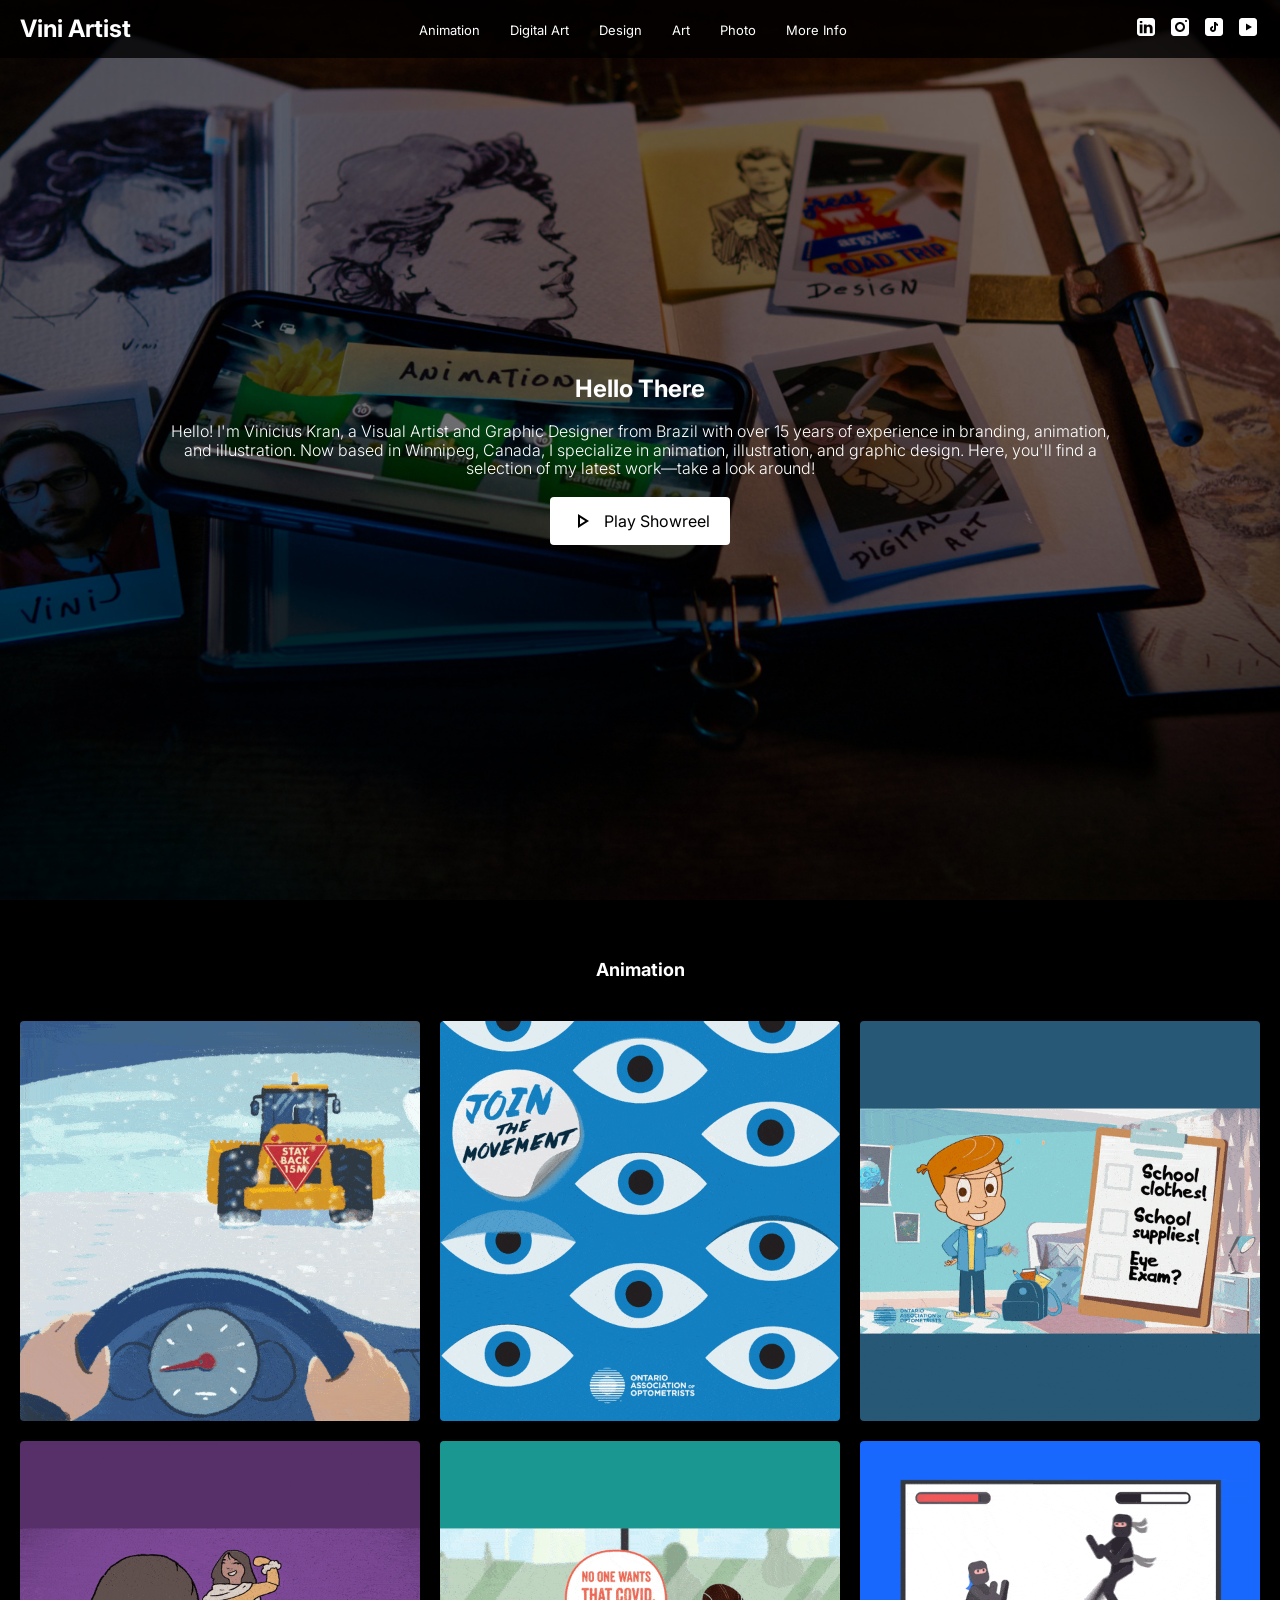
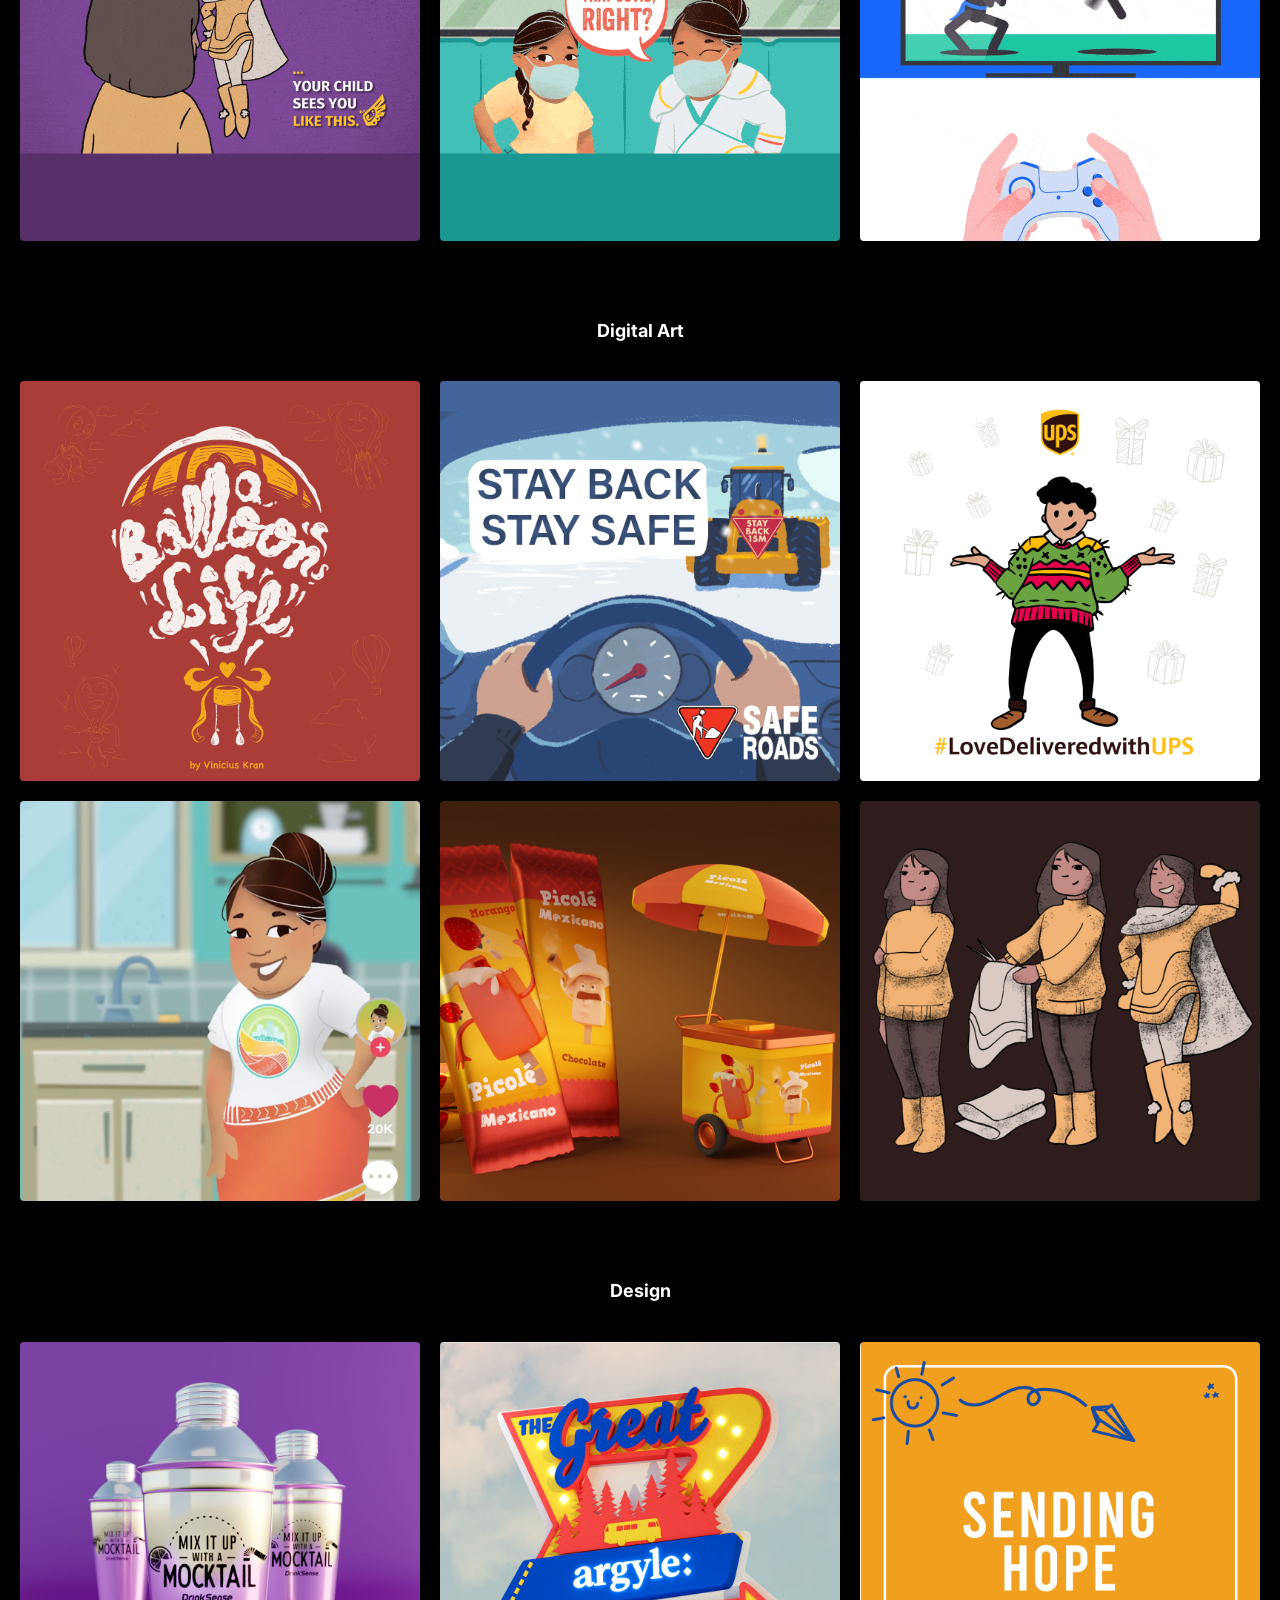
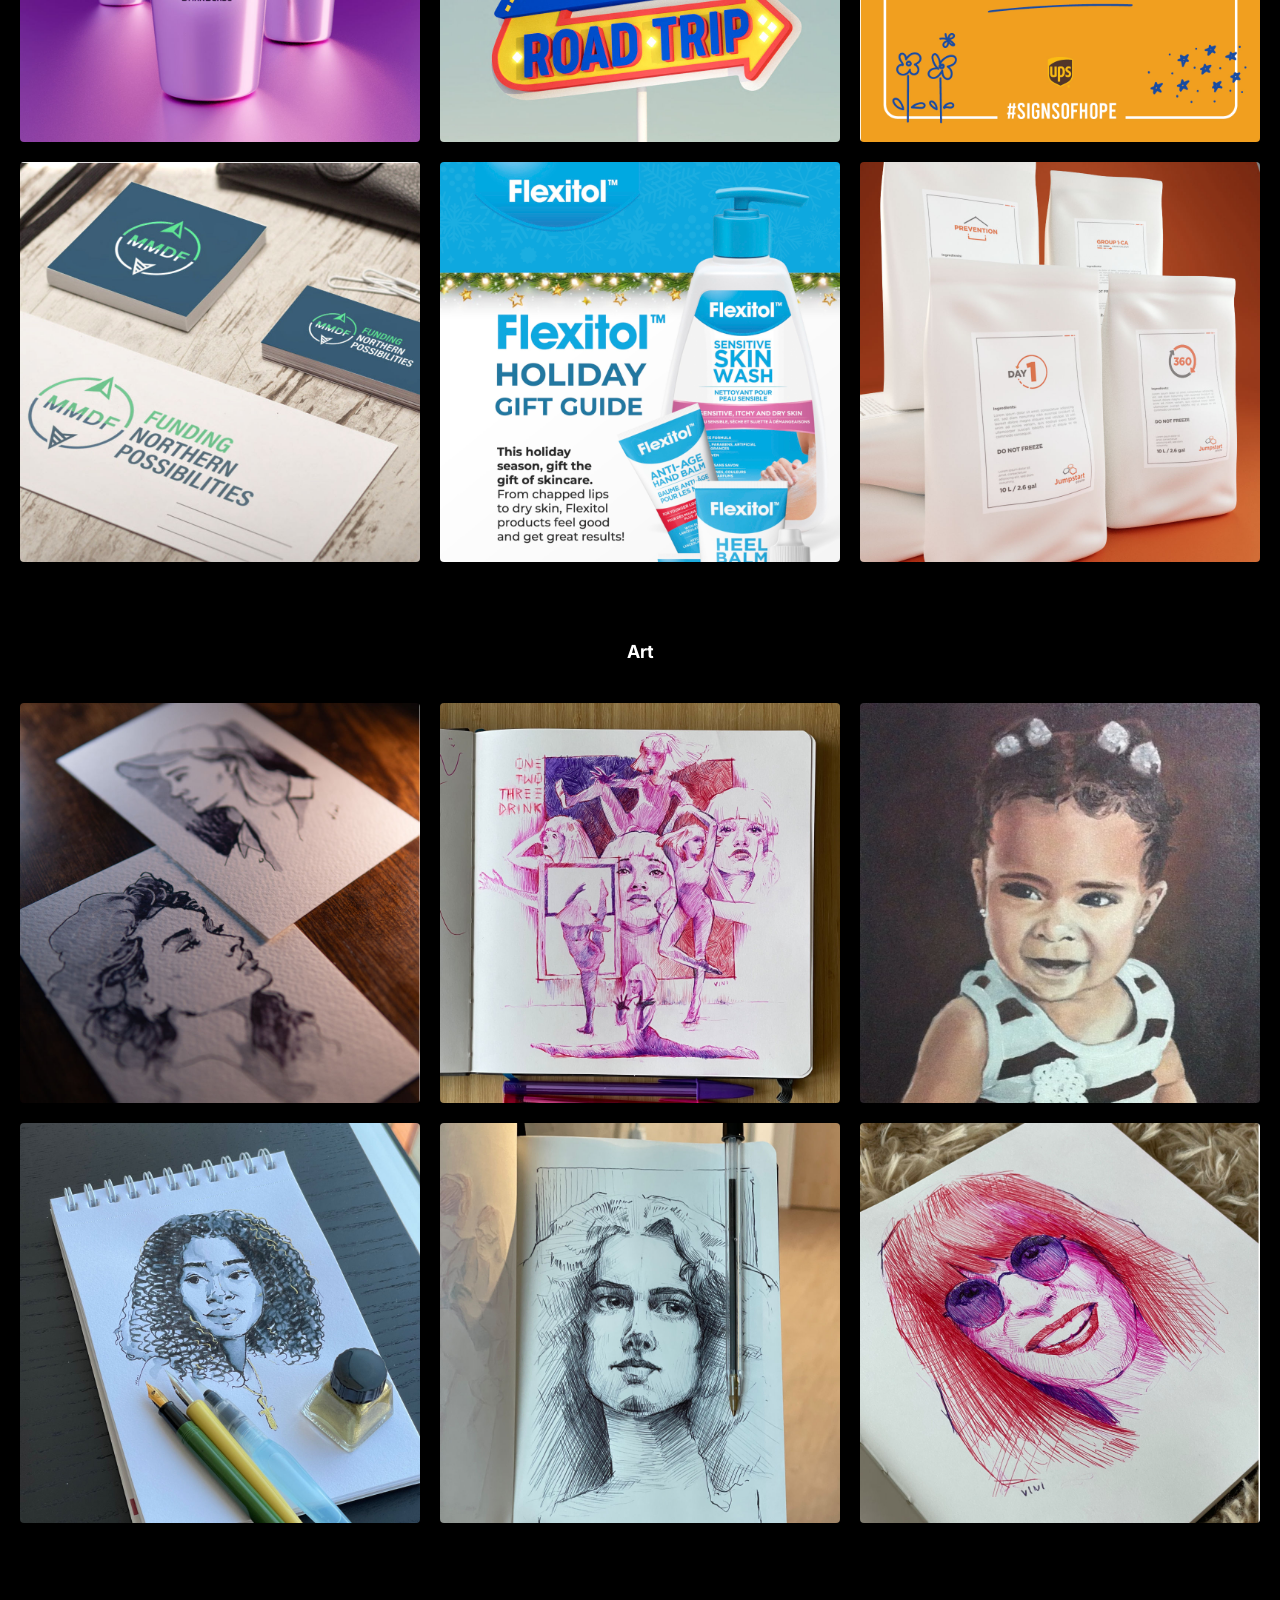
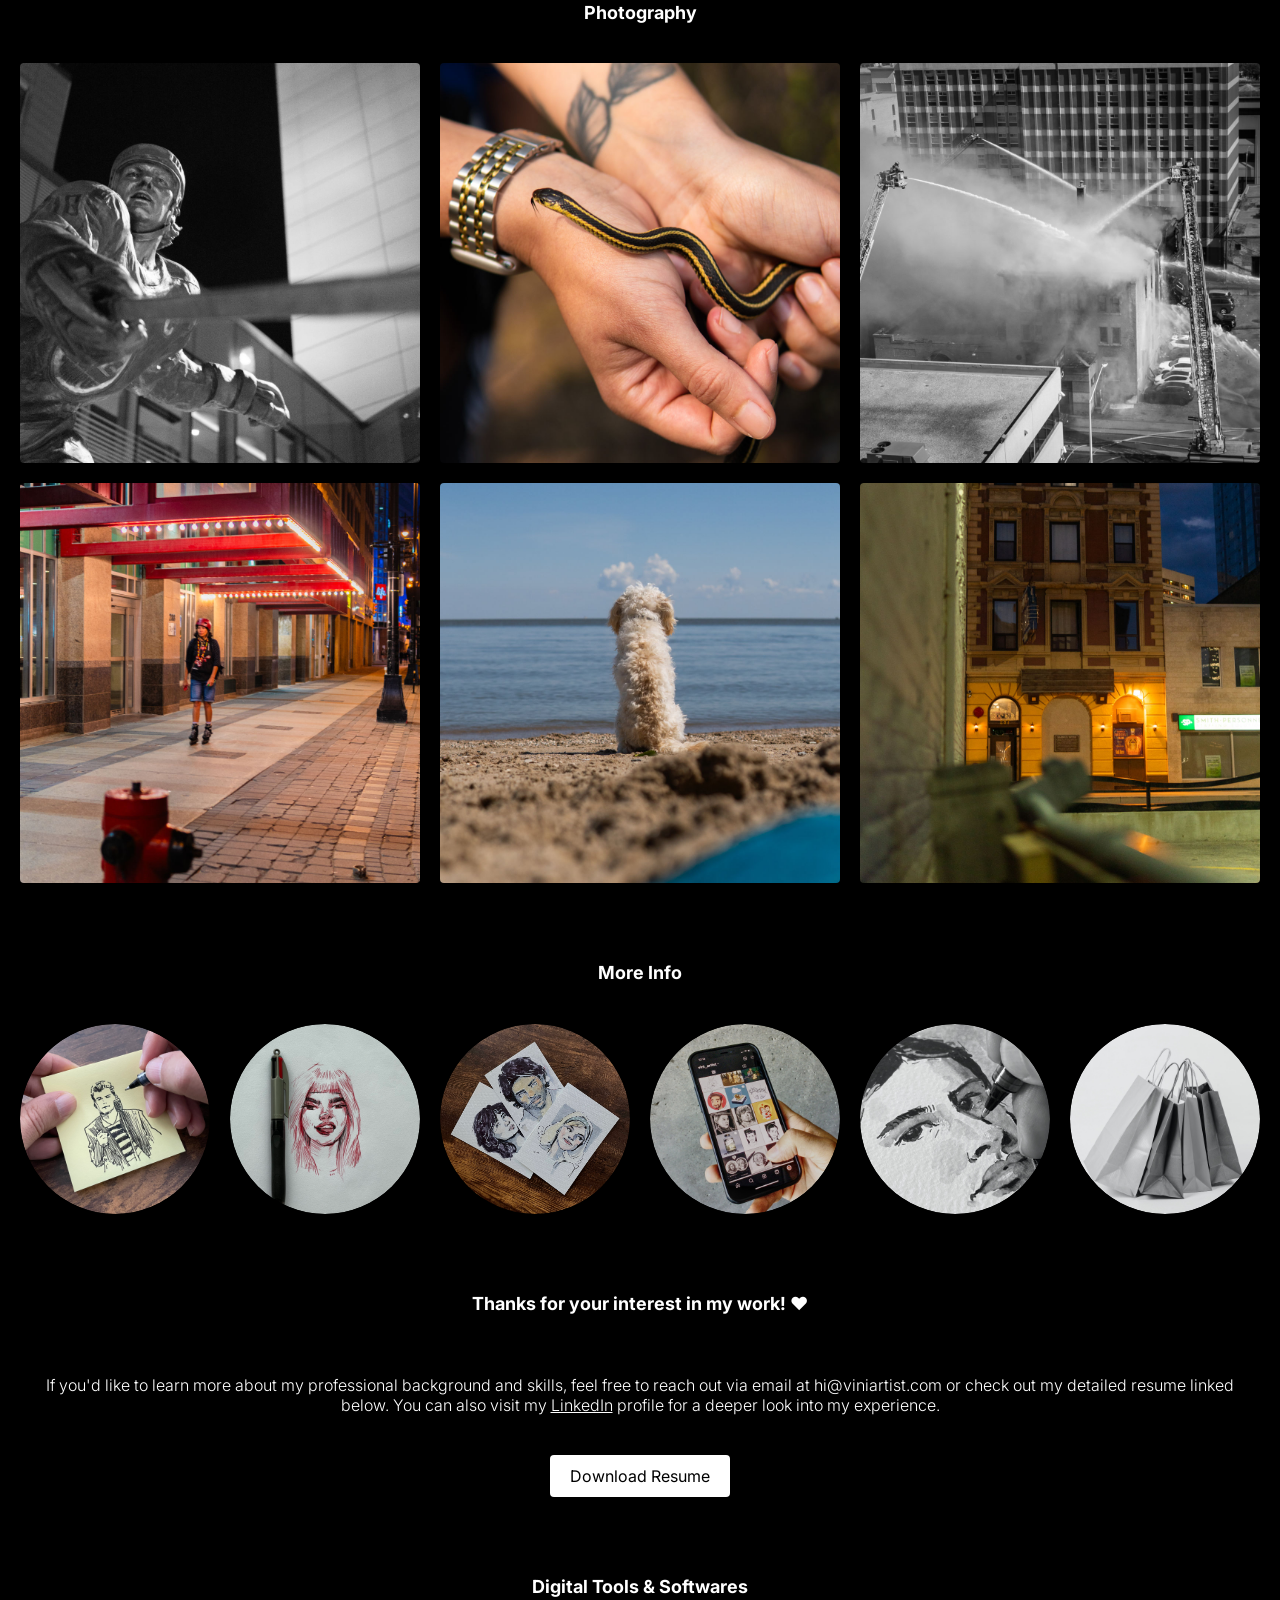
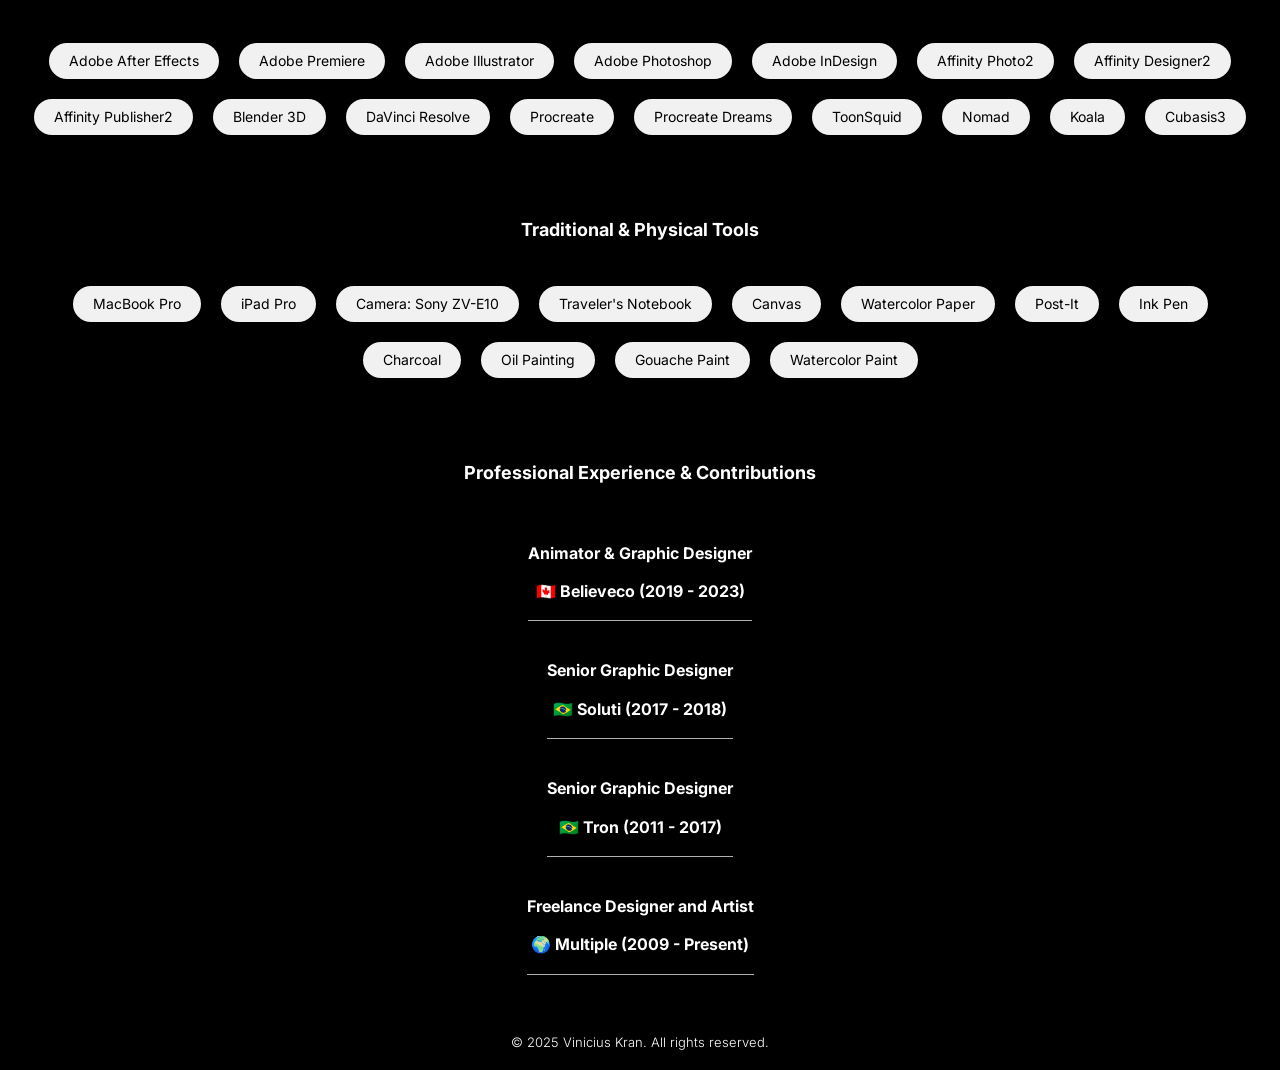
<file: index.html>
<!DOCTYPE html>
<html lang="en">

<head>
    
  <meta charset="utf-8">
  <meta name="viewport" content="width=device-width, initial-scale=1">
  <title>Vini Artist</title>
  <link rel="preconnect" href="https://fonts.googleapis.com"> 
  <link rel="preconnect" href="https://fonts.gstatic.com" crossorigin> 
  <link href="https://fonts.googleapis.com/css2?family=Inter:wght@500&display=swap" rel="stylesheet">
  <link rel="stylesheet" href="css/style.css">
  <link rel="stylesheet" href="css/lightbox.css">
    
    <!-- Material Design Icons -->
    <link href="https://fonts.googleapis.com/css2?family=Material+Symbols+Outlined" rel="stylesheet" />
    
    <!-- Favicon -->
    <link rel="icon" href="img/favicon.ico" type="image/x-icon">
  

</head>

<body>

    <nav class="navbar">
        <a href="#" class="logo top-link" id="topLink">Vini Artist</a>
        <ul class="nav-links">
            <li><a href="#animation">Animation</a></li>
            <li><a href="#digital-art">Digital Art</a></li>
            <li><a href="#design">Design</a></li>
            <li><a href="#art">Art</a></li>
            <li><a href="#photo">Photo</a></li>
            <li><a href="#more-info">More Info</a></li>
        </ul>    

         <!-- social links -->
          
        <ul class="social-links">
            <li class="social"><a href="https://ca.linkedin.com/in/viniciuskran" target="_blank"><img src="img/icons/icons8-in-48.svg" alt="Contact"></a></li>
            <li class="social"><a href="https://www.instagram.com/vini_artist/" target="_blank"><img src="img/icons/icons8-instagram-24.svg" alt="Contact"></a></li>
            <li class="social"><a href="https://www.tiktok.com/@vini_artist_" target="_blank"><img src="img/icons/icons8-tiktok-24.svg" alt="Contact"></a></li>
            <li class="social"><a href="https://www.youtube.com/@vini_artist" target="_blank"><img src="img/icons/icons8-youtube-24.svg" alt="Contact"></a></li>
        </ul>
        <div class="hamburger">&#9776;</div>
    </nav>

    <!-- Main banner / header -->

    <div class="banner-home">
        <div class="banner-info">
            
            <h1>Hello There</h1>

            <p>
                Hello! I'm Vinicius Kran, a Visual Artist and Graphic Designer from Brazil with over 15 years of experience in branding, animation, and illustration. Now based in Winnipeg, Canada, I specialize in animation, illustration, and graphic design. Here, you'll find a selection of my latest work—take a look around!
            </p>

            <button class="cta-showheel" id="openModalBtn">
                <span class="material-symbols-outlined">
                    play_arrow
                    </span>
                Play Showreel
            </button>

        </div>
    </div>

    <!-- Modal -->
    <div id="videoModal" class="modal">
        <div class="modal-content">
            <span class="close">&times;</span>
            <div class="video-container">
                <iframe id="videoFrame" 
                    src="https://player.vimeo.com/video/879183810?badge=0&amp;autopause=0&amp;player_id=0&amp;app_id=58479" 
                    frameborder="0" 
                    allow="autoplay; fullscreen; picture-in-picture; clipboard-write; encrypted-media" 
                    allowfullscreen 
                    title="2023 Animation Showreel">
                </iframe>
            </div>
        </div>
    </div>


    <section class="gallery" id="animation">
        <h2>Animation</h2>
            <!-- <hr class="divider"> -->
        <div class="grid-container"></div>

        <div class="grid-container">
            <div class="grid-item">
                <img src="img/animation/port5ok.gif" alt="Artwork 1">
                
                <!-- Optional tittle and description. -->
                
                <!-- <h3>Project tittle</h3>
                <p class="item-description">Lorem Ipsum dolor sit amet.</p> -->
                
            </div>
            <div class="grid-item">
                <img src="img/animation/port3ok.gif" alt="Artwork 2"> 
            </div>
            <div class="grid-item">
                <img src="img/animation/port6ok.gif" alt="Artwork 3">
            </div>
            <div class="grid-item">
                <img src="img/animation/port1ok.gif" alt="Artwork 4">
            </div>
            <div class="grid-item">
                <img src="img/animation/port2ok.gif" alt="Artwork 5">
            </div>
            <div class="grid-item">
                <img src="img/animation/port4ok.gif" alt="Artwork 6">
            </div>            
        </div>
    </section>

    <section class="gallery" id="digital-art">
        <h2>Digital Art</h2>
        <!-- <hr class="divider"> -->
        <div class="grid-container"></div>

        <div class="grid-container">

            <div class="grid-item">

                <!-- Optional tittle and description. -->
                
                <!-- <h3>Project tittle</h3>
                <p class="item-description">Lorem Ipsum dolor sit amet.</p> -->

                <img src="img/digitalart/ballonslife.jpg" alt="Artwork 1">
            </div>
            <div class="grid-item">
                <img src="img/digitalart/saferoadsjpg.jpg" alt="Artwork 2">
            </div>
            <div class="grid-item">
                <img src="img/digitalart/ups.png" alt="Artwork 3">
            </div>
            <div class="grid-item">
                <img src="img/digitalart/antie.jpg" alt="Artwork 4">
            </div>
            <div class="grid-item">
                <img src="img/digitalart/picole1x1.jpg" alt="Artwork 5">
            </div>
            <div class="grid-item">
                <img src="img/digitalart/girl.jpg" alt="Artwork 6">
            </div>
            
            
        </div>
    </section>

    <section class="gallery" id="design">
        <h2>Design</h2>
        <!-- <hr class="divider"> -->
        <div class="grid-container"></div>

        <div class="grid-container">

            <div class="grid-item">

                <!-- Optional tittle and description. -->
                
                <!-- <h3>Project tittle</h3>
                <p class="item-description">Lorem Ipsum dolor sit amet.</p> -->

                <img src="img/design/mix1x1.jpg" alt="Artwork 1">
            </div>
            <div class="grid-item">
                <img src="img/design/great1x1.jpg" alt="Artwork 2">
            </div>
            <div class="grid-item">
                <img src="img/design/upshope.jpg" alt="Artwork 3">
            </div>
            <div class="grid-item">
                <img src="img/design/mmdf1x1.jpg" alt="Artwork 4">
            </div>
            <div class="grid-item">
                <img src="img/design/flexitol1x1.jpg" alt="Artwork 5">
            </div>
            <div class="grid-item">
                <img src="img/design/day1x1.jpg" alt="Artwork 6">
            </div>
            
            
        </div>
    </section>

    <section class="gallery" id="art">
        <h2>Art</h2>
        <!-- <hr class="divider"> -->
        <div class="grid-container"></div>

        <div class="grid-container">

            <div class="grid-item">

                <!-- Optional tittle and description. -->
                
                <!-- <h3>Project tittle</h3>
                <p class="item-description">Lorem Ipsum dolor sit amet.</p> -->

                <img src="img/fineart/card.jpg" alt="Artwork 1">
            </div>
            <div class="grid-item">
                <img src="img/fineart/drraw.jpg" alt="Artwork 2">
            </div>
            <div class="grid-item">
                <img src="img/fineart/oil.jpg" alt="Artwork 3">
            </div>
            <div class="grid-item">
                <img src="img/fineart/ink.jpg" alt="Artwork 4">
            </div>
            <div class="grid-item">
                <img src="img/fineart/pen.jpg" alt="Artwork 5">
            </div>
            <div class="grid-item">
                <img src="img/fineart/rita.jpg" alt="Artwork 6">
            </div>
            
            
        </div>
    </section>

    <section class="gallery" id="photo">
        <h2>Photography</h2>
        <!-- <hr class="divider"> -->
        <div class="grid-container"></div>

        <div class="grid-container">

            <div class="grid-item">

                <!-- Optional tittle and description. -->
                
                <!-- <h3>Project tittle</h3>
                <p class="item-description">Lorem Ipsum dolor sit amet.</p> -->
                <img src="img/photo/player1x1.jpg" alt="Artwork 1">
            </div>
            <div class="grid-item">
                <img src="img/photo/snake1x1.jpg" alt="Artwork 2">
            </div>
            <div class="grid-item">
                <img src="img/photo/fire1x1.jpg" alt="Artwork 3">
            </div>
            <div class="grid-item">
                <img src="img/photo/city1x1.jpg" alt="Artwork 4">
            </div>
            <div class="grid-item">
                <img src="img/photo/dog1x1.jpg" alt="Artwork 5">
            </div>
            <div class="grid-item">
                <img src="img/photo/hotel1x1.jpg" alt="Artwork 6">
            </div>
            
            
        </div>
    </section>

        <section class="more-info-section" id="more-info">
            <h2>More Info</h2>
            <div class="responsive-grid-container">
                <div class="responsive-grid-item">
                    <img src="img/projects/post.jpg" alt="Twitter" class="rounded-image">
                    <div class="overlay"></div>
                    <a href="https://twitter.com/vini_artist" target="_blank">
                        <div class="hover-text">Post-it Doodling <br> <span id="sub">Twitter / X</span></div>
                    </a>
                </div>
                <div class="responsive-grid-item">
                    <img src="img/projects/pens.jpg" alt="Tiktok" class="rounded-image">
                    <div class="overlay"></div>
                    <a href="https://www.tiktok.com/@vini_artist_" target="_blank">
                    <div class="hover-text">Sketchbook Drawing <br> <span id="sub">TikTok</span></div>
                    </a>
                </div>
                <div class="responsive-grid-item">
                    <img src="img/projects/club.jpg" alt="YouTube" class="rounded-image">
                    <div class="overlay"></div>
                    <a href="https://www.youtube.com/@vini_artist" target="_blank">
                    <div class="hover-text">Nigh drawing club <br> <span id="sub">YouTube</span></div>
                    </a>
                </div>
                <div class="responsive-grid-item">
                    <img src="img/projects/instagram.jpg" alt="Instagram" class="rounded-image">
                    <div class="overlay"></div>
                    <a href="https://www.instagram.com/vini_artist/" target="_blank">
                    <div class="hover-text">Instagram <br> <span id="sub">Headquarters</span></div>
                    </a>
                </div>
                <div class="responsive-grid-item">
                    <img src="img/projects/class.jpg" alt="Responsive Image 5" class="rounded-image">
                    <div class="overlay"></div>
                    <a href="#" target="_blank">
                    <div class="hover-text">Drawing Classes <br><span id="sub">Coming Soon</span></div>
                    </a>
                </div>
                <div class="responsive-grid-item">
                    <img src="img/projects/shop.jpg" alt="Responsive Image 6" class="rounded-image">
                    <div class="overlay"></div>
                    <a href="#" target="_blank">
                    <div class="hover-text">Store <br><span id="sub">Coming Soon</span></div>
                    </a>
                </div>
            </div>
        </section>

        <!-- Repeat for other items -->

    <section class="more-info" id="">
        <h2>Thanks for your interest in my work! ❤️</h2>
            <p class="contact">
                If you'd like to learn more about my professional background and skills, feel free to reach out via email at 
                <a href="mailto:hi@viniartist.com" target="_blank">hi@viniartist.com</a> or check out my detailed resume linked below.  
                You can also visit my <a style="text-decoration: underline;" href="https://ca.linkedin.com/in/viniciuskran" target="_blank">LinkedIn</a> profile for a deeper look into my experience.
             </p>


        <button class="cta-resume">
            <a href="https://viniartist.com/img/vinicius_kran_resume_v.pdf" target="_blank">Download Resume</a>
        </button>
    </section>

<!-- Skills & Tools -->

    <section class="chips-section">
        <h2>Digital Tools & Softwares</h2>
        <div class="chips-container">
            <div class="chip">Adobe After Effects</div>
            <div class="chip">Adobe Premiere</div>
            <div class="chip">Adobe Illustrator</div>
            <div class="chip">Adobe Photoshop</div>
            <div class="chip">Adobe InDesign</div>
            <div class="chip">Affinity Photo2</div>
            <div class="chip">Affinity Designer2</div>
            <div class="chip">Affinity Publisher2</div>
            <div class="chip">Blender 3D</div>
            <div class="chip">DaVinci Resolve</div>
            <div class="chip">Procreate</div>
            <div class="chip">Procreate Dreams</div>
            <div class="chip">ToonSquid</div>
            <div class="chip">Nomad</div>
            <div class="chip">Koala</div>
            <div class="chip">Cubasis3</div>
        </div>
    </section>

    <section class="chips-section">
        <h2>Traditional & Physical Tools</h2>
        <div class="chips-container">
            <div class="chip">MacBook Pro</div>
            <div class="chip">iPad Pro</div>
            <div class="chip">Camera: Sony ZV-E10</div>
            <div class="chip">Traveler's Notebook</div>
            <div class="chip">Canvas</div>
            <div class="chip">Watercolor Paper</div>
            <div class="chip">Post-It</div>
            <div class="chip">Ink Pen</div>
            <div class="chip">Charcoal</div>
            <div class="chip">Oil Painting</div>
            <div class="chip">Gouache Paint</div>
            <div class="chip">Watercolor Paint</div>
            
        </div>
    </section>

    <section class="more-info">
        <h2>Professional Experience & Contributions</h2>
        <div class="info-item">
            <h3>Animator & Graphic Designer</h3>
            <h4>🇨🇦 Believeco (2019 - 2023)</h4>
            <hr class="divider">
        </div>
        <div class="info-item">
            <h3>Senior Graphic Designer</h3>
            <h4>🇧🇷 Soluti (2017 - 2018)</h4>
            <hr class="divider">
        </div>
        <div class="info-item">
            <h3>Senior Graphic Designer</h3>
            <h4>🇧🇷 Tron (2011 - 2017)</h4>
            <hr class="divider">
        </div>
        <div class="info-item">
            <h3>Freelance Designer and Artist</h3>
            <h4>🌍 Multiple (2009 - Present)</h4>
            <hr class="divider">
        </div>
    </section>


<!-- Footer -->

    <footer class="footer">
        <p>&copy; 2025 Vinicius Kran. All rights reserved.</p>
    </footer>

<!-- scripts -->
  
    <script src="js/scripts.js"></script>
    <script src="js/lightbox-plus-jquery.min.js"></script>

    <!-- responsive navbar -->
     <script>
        const hamburger = document.querySelector(".hamburger");
        const navLinks = document.querySelector(".nav-links");

        hamburger.addEventListener("click", () => {
            navLinks.classList.toggle("show");
        });
     </script>

     <!--smooth scroll  -->

    <script>
        document.querySelectorAll('a[href^="#"]').forEach(anchor => {
            anchor.addEventListener('click', function(e) {
                e.preventDefault();
                document.querySelector(this.getAttribute('href')).scrollIntoView({
                    behavior: 'smooth'
                });
            });
        });
    </script>

    <script>
            topLink.addEventListener("click", function (event) {
                event.preventDefault();
                window.scrollTo({
                    top: 0,
                    behavior: "smooth"
                });
            })
    </script>

    <!-- Video modal script -->

    <script>
        const modal = document.getElementById("videoModal");
        const openModalBtn = document.getElementById("openModalBtn");
        const closeModalBtn = document.querySelector(".close");
        const videoFrame = document.getElementById("videoFrame");

        openModalBtn.addEventListener("click", () => {
            modal.style.display = "flex";
        });

        closeModalBtn.addEventListener("click", () => {
            modal.style.display = "none";
            stopVideo();
        });

        window.addEventListener("click", (e) => {
            if (e.target === modal) {
                modal.style.display = "none";
                stopVideo();
            }
        });

        function stopVideo() {
            videoFrame.src = videoFrame.src; // Reset src to stop video playback
        }
    </script>

</body>

</html>
</file>
<file: css/style.css>
/* overflow: auto to parent element to work on firefox */

@import "normalize.css";
*{
  margin: 0;
  padding: 0;
  box-sizing: border-box;
}

html {
  scroll-behavior: smooth;
}

body {
  background-color: black;
  font-family: "Inter",Arial, Helvetica, sans-serif;
}

header {
  background-color: rgba(0, 0, 0, 0.5); /* Adjust the opacity as needed */
  position: fixed;
  top: 0px;
  width: 100%;

  z-index: 9998;
}

h1 {
  color: white;
  text-align: center;
  margin-top: 20px;
  margin-bottom: 20px;
  font-size: x-large;
}

h2 {
  color: white;
  text-align: center;
  margin-top: 20px;
  margin-bottom: 20px;
  font-size:large;
  padding-top: 20px;
  padding-bottom: 20px;
}

h3 {
  color: white;
  text-align: center;
  margin-top: 20px;
  margin-bottom: 20px;
  font-size: medium;
}

h4 {
  color: white;
  text-align: center;
  font-size: medium;
}

p {
  font-size: medium;
  color: white;
  text-align: center;
  font-weight: 300;
}

a {
  color: white;
  text-decoration: none;
}

/* Navbar */

.navbar {
  display: flex;
  justify-content: space-between;
  align-items: center;
  padding: 15px 20px;
  z-index: 9999;
  position: fixed;
  top: 0;
  width: 100%;
  background-color: rgba(0, 0, 0, 0.8);
}

.navbar .logo {
  color: white;
  font-size: 24px;
  font-weight: bold;
  text-decoration: none;
}

.nav-links {
  list-style: none;
  display: flex;
}

.nav-links li {
  margin: 0 15px;
}

.nav-links a {
  text-decoration: none;
  color: white;
  font-size: small;
  transition: 0.3s;
}

.nav-links a:hover {
  color: #90D0FF;
  font-weight: 700;
  box-shadow: 0px 4px 8px rgba(0, 0, 0, 0.5);
}

li img {
  width: 24px;
  height: 24px;
}

li img:hover {
  box-shadow: 0px 4px 8px rgba(0, 0, 0, 0.5);
}

.social-links {
  list-style: none;
  display: flex;
  gap: 10px;
}

.hamburger {
  display: none;
  font-size: 24px;
  color: white;
  cursor: pointer;
}

/* Responsive navbar with hamburger menu */

@media screen and (max-width:768px) {
  .nav-links {
    display: none;
    flex-direction: column;
    position: absolute;
    top: 60px;
    right: 0;
    background: #333;
    width: 100%;
    text-align: center;
    }

    .nav-links li {
      margin: 10px 0;
    }

    .nav-links.show {
      display: flex;
    }

    .hamburger {
      display: block;
    }

    .banner-info {
      width: 90%;
    }
}

/* Homepage banner */

.banner-home {

  display: flex; 
  justify-content: center; 
  align-items: center; 
  height: 100vh; 
  flex-direction: column;
  width: 100%;
  padding: 20px;
  background-image: url("../img/m5.jpg");
  background-size: cover;
  background-position: center;
  position: relative;
}

.banner-home::before {
  content: "";
  position: absolute;
  top: 0;
  left: 0;
  width: 100%;
  height: 100%;
  background-color: rgba(0, 0, 0, 0.5); /* Adjust the opacity as needed */
  z-index: 1;
}

.banner-home > * {
  position: relative;
  z-index: 2;

}

.banner-info {
  display: flex; 
  justify-content: center; 
  align-items: center; 
  height: 100vh; 
  flex-direction: column;
  width: 80%;
  padding: 20px;
}

.cta-showheel {
  display: flex;
  justify-content: center;
  align-items: center;
  margin-top: 20px;
  background: white;
  padding: 12px 20px;
  border-radius: 4px;
  gap: 10px; /* Add spacing between elements */
  cursor: pointer;
}

.cta-showheel:hover {
  background: rgba(255, 255, 255, 0.8); /* Slightly transparent white */
  box-shadow: 0px 4px 8px rgba(0, 0, 0, 0.2); /* Add a shadow effect */
}

button {
  border: 0px;
}

/* Modal Video */

.modal {
  display: none;
  position: fixed;
  z-index: 1000;
  left: 0;
  top: 0;
  width: 100%;
  height: 100%;
  background-color: rgba(0, 0, 0, 0.8);
  justify-content: center;
  align-items: center;
}

.modal-content {
  background: #000;
  padding: 20px;
  border-radius: 8px;
  position: relative;
  width: 80%;
  max-width: 900px;
}

.close {
  position: absolute;
  border-radius: 50%;
  top: 1px;
  right: 1px;
  font-size: 24px;
  color: #fff;
  cursor: pointer;
  z-index: 9999;
}

.video-container {
  position: relative;
  padding-bottom: 56.25%; /* Aspect Ratio 16:9 */
  height: 0;
  overflow: hidden;
  max-width: 100%;
}

.video-container iframe {
  position: absolute;
  top: 0;
  left: 0;
  width: 100%;
  height: 100%;
}

/* galery */

section {
 scroll-margin-top: 40px;
}

.secondary-button {
  padding: 12px;
  border: 1px solid #CCC;
  color: #CCC;
  background: transparent;
  border-radius: 4px;
  cursor: pointer;
}

.cta-secondary {
  text-align: center;
  position: relative;
}

.divider {
  margin-top: 20px;
  margin-bottom: 20px;
  border-width: 0px 0px 1px 0px;
  border-color: #B0B0B0;
}

.gallery {
  padding: 20px;
  border: 20px;
}
.grid-container {
  display: grid;
  grid-template-columns: repeat(auto-fit, minmax(300px, 1fr));
  gap: 20px;
}

@media screen and (min-width: 900px) {
  .grid-container {
    grid-template-columns: repeat(3, 1fr);
  }
}

.grid-item {
  width: 100%;
  height: auto;
  position:relative;
  width: auto;
  border-radius: 4px;
}

.grid-item img {
  width: 100%;
  height: auto;
  display: block;
  border-radius: 4px;
  transition: transform 0.2s ease-in-out;
}

.grid-item:hover img {
  transform: scale(1.05);
}

.grid-item:hover .overlay-text {
  opacity: 1;
}

.grid-item:hover::after {
  background: rgba(0, 0, 0, 0.8);
  transform: scale(1.05);
}


.item-description {
  font-size: small;
  color: #f1f1f1;
  line-height: normal;
}

/* More Info */

.more-info-section {
  padding: 20px;
  text-align: center;
  scroll-margin-top: 40px;
  padding: 20px;
  border: 20px;
  display: flex;
  flex-direction: column;
  align-items: center;
  text-align: center;
}

.responsive-grid-container {
  display: grid;
  grid-template-columns: repeat(auto-fit, minmax(150px, 1fr));
  gap: 20px;
}

.responsive-grid-item {
  position: relative;
  overflow: hidden;
  border-radius: 50%;
}

.responsive-grid-item img {
  width: 100%;
  height: auto;
  display: block;
  border-radius: 50%;
  transition: transform 0.2s ease-in-out;
}

.responsive-grid-item:hover img {
  transform: scale(1.05);
}

.responsive-grid-item .hover-text {
  opacity: 0;
  position: absolute;
  top: 50%;
  left: 50%;
  transform: translate(-50%, -50%);
  transition: opacity 0.5s;
  color: white;
  font-size: 20px;
  font-weight: 700;
  z-index: 2;
}

.responsive-grid-item:hover .hover-text {
  opacity: 1;
}

.responsive-grid-item .overlay {
  position: absolute;
  top: 0;
  left: 0;
  width: 100%;
  height: 100%;
  background: rgba(0, 0, 0, 0.5);
  opacity: 0;
  transition: opacity 0.5s;
  z-index: 1;
}

.responsive-grid-item:hover .overlay {
  opacity: 1;
}

.rounded-image {
  width: 100%;
  height: auto;
  display: block;
  border-radius: 50%;
  transition: transform 0.2s ease-in-out;
}

.rounded-image:hover {
  transform: scale(1.05);
  transition: transform 0.2s ease-in-out;
  cursor: pointer;
}

.more-info {
  scroll-margin-top: 40px;
  padding: 20px;
  border: 20px;
  display: flex;
  flex-direction: column;
  align-items: center;
  text-align: center;
}

.hover-text {
  opacity: 0;
  position: absolute;
  top: 50%;
  left: 50%;
  transform: translate(-50%, -50%);
  transition: 0.5s;
  color: white;
  font-size: small;
  font-weight: 700;
}

.hover-text:hover {
  cursor: pointer;
}

#sub {
  color: white;
  font-size: x-small;
  font-weight: 300;
  text-transform: uppercase;
}



.cta-resume {
  display: flex;
  justify-content: center;
  align-items: center;
  margin-top: 20px;
  background: white;
  padding: 12px 20px;
  border-radius: 4px;
  gap: 10px; /* Add spacing between elements */
  cursor: pointer;
}

.cta-resume a {
  color: black;
}

.info-columns {
  display: flex;
  flex-wrap: wrap;
  gap: 20px;
  border: 20px;
}
.column {
  flex: 1;
  min-width: 200px;
}
.column h3 {
  margin-bottom: 10px;
}
.column ul {
  list-style-type: none;
  padding: 0;
}
.column ul li {
  margin-bottom: 5px;
}

.skills-list {
  color: white;
  font-size: small;
}

.work-list-company {
  font-size: small;
  font-weight: 700;
  padding-bottom: 12px;
}

.work-list-role {
  font-size: small;
  font-weight: 300;
}

/* Skills section */

.chips-section {
  padding: 20px;
  text-align: center;
}

.chips-container {
  display: flex;
  flex-wrap: wrap;
  justify-content: center;
  gap: 10px;
}

.chip {
  background-color: #f1f1f1;
  border-radius: 25px;
  padding: 10px 20px;
  font-size: 14px;
  margin: 5px;
  box-shadow: 0 2px 5px rgba(0, 0, 0, 0.1);
  
}

.chip:hover {
  background-color: #e0e0e0;
  transform: scale(1.05);
  transition: 0.3s;
  cursor: pointer;
}

.contact {
  padding: 20px;
  text-align: center;
  line-height: normal;
}

/* footer */

footer {
  padding: 20px;
}

footer p {
  font-size: small;
}
</file>
